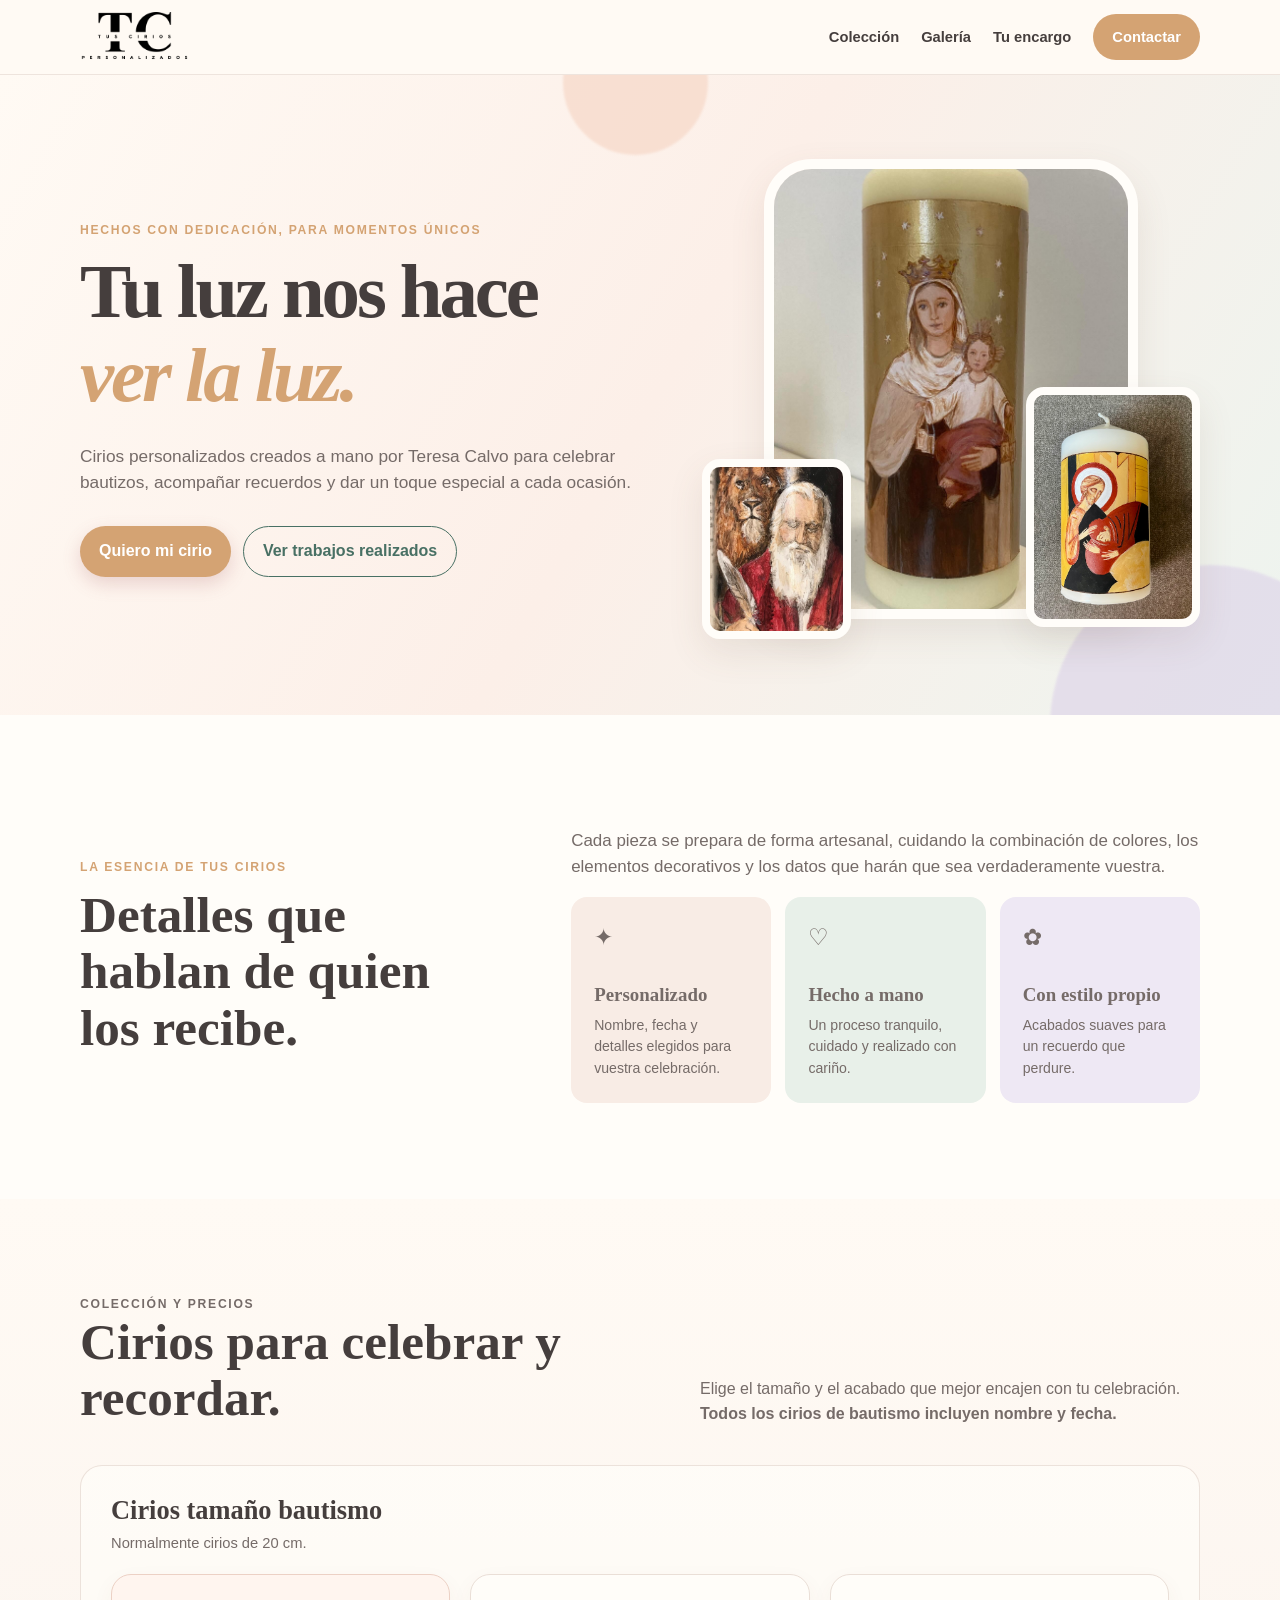
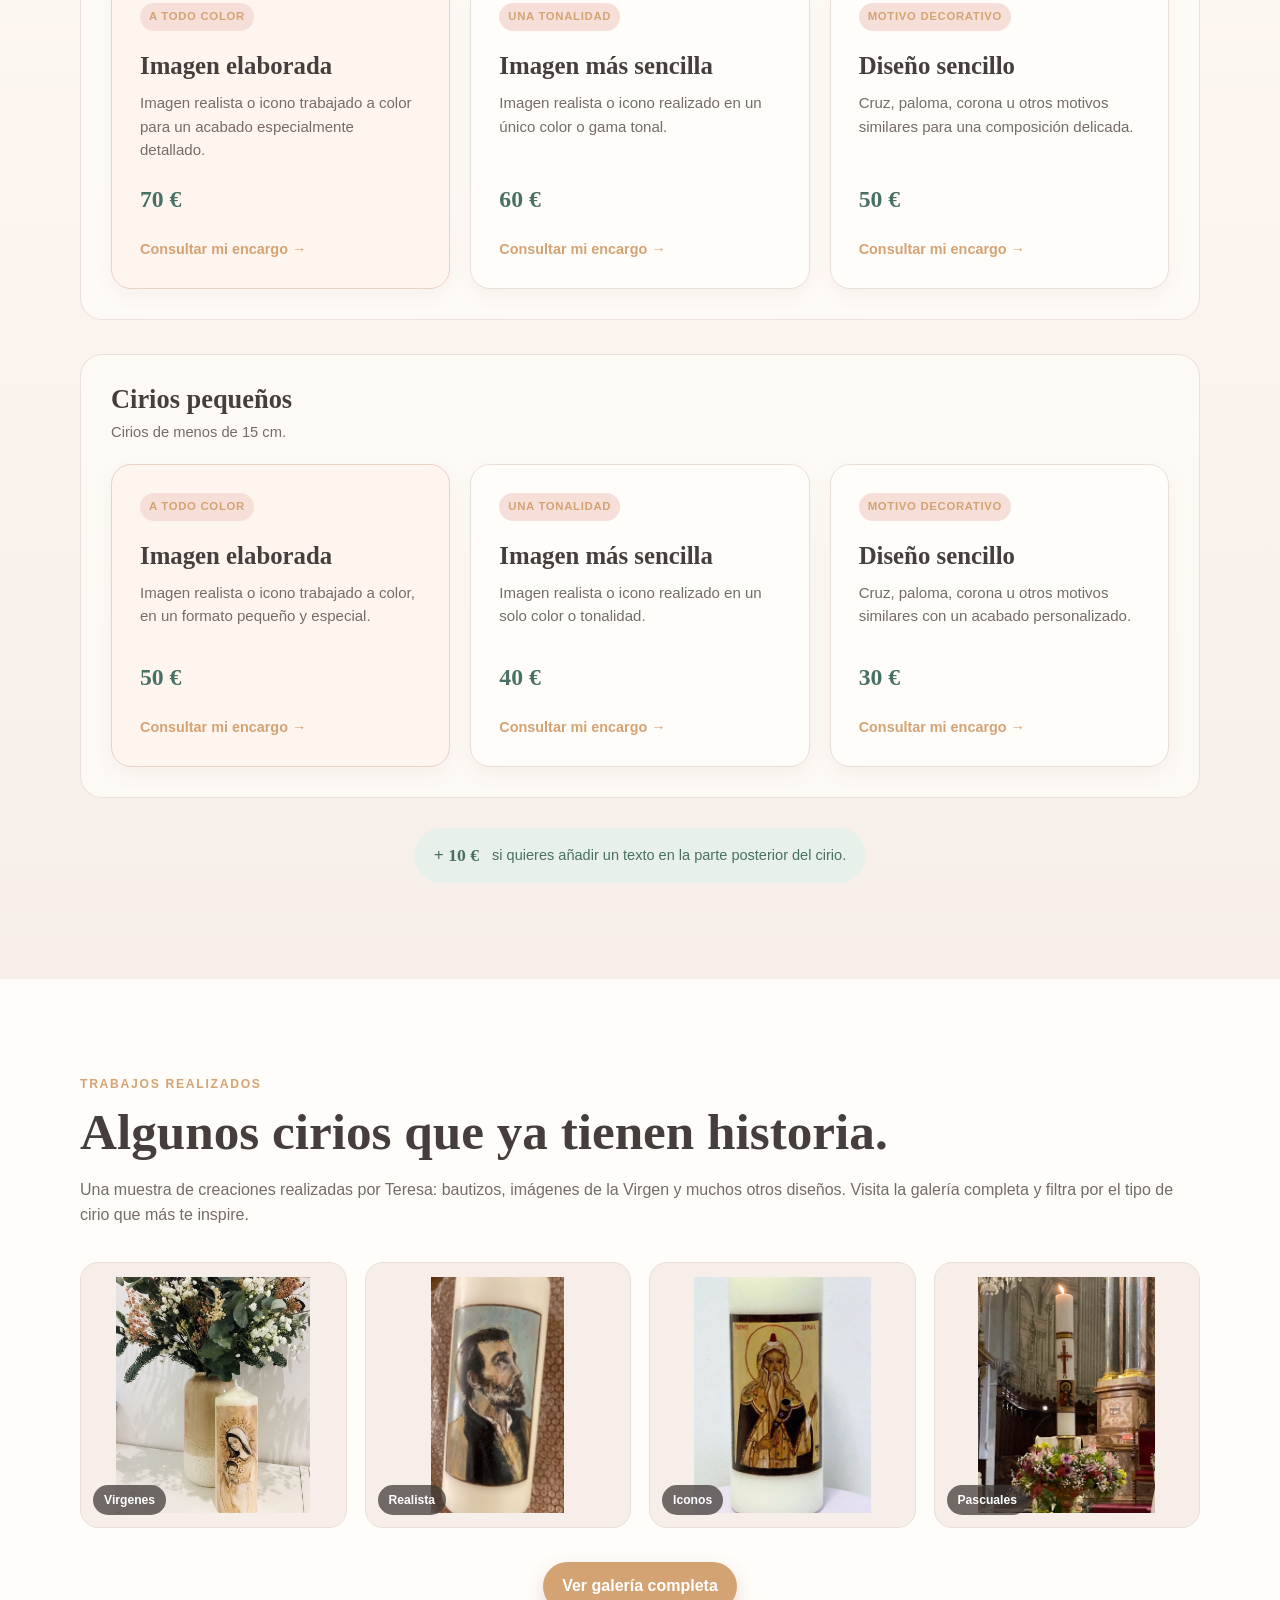
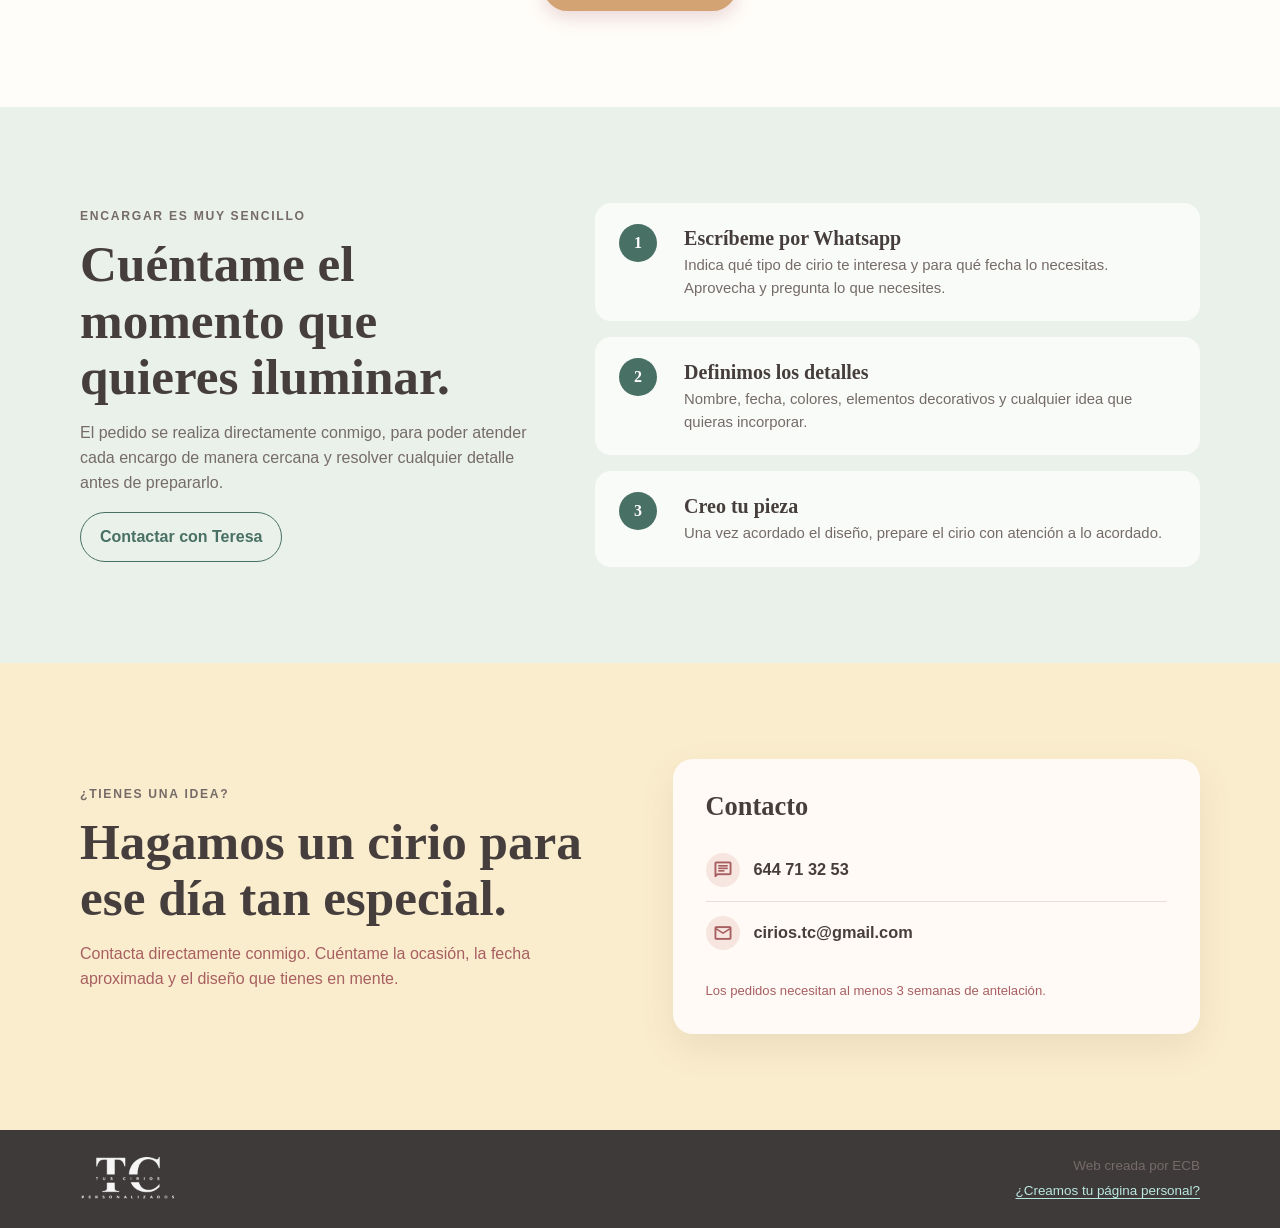
<file: index.html>
<!doctype html>
<html lang="es">
<head>
  <meta charset="utf-8">
  <meta name="viewport" content="width=device-width, initial-scale=1">
  <meta name="description" content="Tus Cirios, cirios personalizados y hechos a mano por Teresa Calvo para bautizos, recuerdos y ocasiones especiales.">
  <title>Tus Cirios | Cirios personalizados</title>

  <!-- Vista previa al compartir el enlace (WhatsApp, Facebook, etc.) -->
<meta property="og:type" content="website">
<meta property="og:url" content="https://ciriostc.github.io/Web-Cirios/">
<meta property="og:title" content="Tus Cirios | Cirios personalizados">
<meta property="og:description" content="Cirios personalizados y hechos a mano por Teresa Calvo para bautizos, recuerdos y ocasiones especiales.">
<meta property="og:image" content="https://ciriostc.github.io/Web-Cirios/images/compartir.jpeg">
<meta property="og:image:width" content="1200">
<meta property="og:image:height" content="630">
<meta name="twitter:card" content="summary_large_image">
<meta name="twitter:title" content="Tus Cirios | Cirios personalizados">
<meta name="twitter:description" content="Cirios personalizados y hechos a mano por Teresa Calvo para bautizos, recuerdos y ocasiones especiales.">
<meta name="twitter:image" content="https://ciriostc.github.io/Web-Cirios/images/compartir.jpeg">
  
  <link rel="preconnect" href="https://fonts.googleapis.com">
  <link rel="preconnect" href="https://fonts.gstatic.com" crossorigin>
  <link
  href="https://fonts.googleapis.com/css2?family=Material+Symbols+Rounded:opsz,wght,FILL,GRAD@20..48,400,0,0"
  rel="stylesheet"
>
  <link rel="stylesheet" href="styles.css">
</head>
<body>
  <header>
    <nav class="nav wrap" aria-label="Navegación principal">
      <a class="brand" href="#inicio" aria-label="Ir al inicio de Tus Cirios">
  <img
    class="brand-logo"
    src="images/logo negro.png"
    alt="Tus Cirios"
  >
</a>
      <div class="nav-links">
        <a href="#coleccion">Colección</a>
        <a href="galeria.html">Galería</a>
        <a href="#encargo">Tu encargo</a>
        <a class="nav-cta" href="#contacto">Contactar</a>
      </div>
    </nav>
  </header>

  <main>
    <section class="hero" id="inicio">
      <div class="wrap hero-grid">
        <div>
          <p class="eyebrow">Hechos con dedicación, para momentos únicos</p>
          <h1>Tu luz nos hace <em>ver la luz.</em></h1>
          <p class="hero-text">Cirios personalizados creados a mano por Teresa Calvo para celebrar bautizos, acompañar recuerdos y dar un toque especial a cada ocasión.</p>
          <div class="hero-actions">
            <a class="button" href="#contacto">Quiero mi cirio</a>
            <a class="button secondary" href="galeria.html">Ver trabajos realizados</a>
          </div>
          <!--  <div class="hero-note"><span></span><span>Diseños delicados, personalizados y preparados por encargo.</span></div>
        </div> -->
          </div>
        
        <div class="hero-photo" aria-label="Ejemplos de cirios personalizados">
          <img class="main-photo" src="images/virgen%20carmen.jpg" alt="virgen carmen">
          <img class="small-photo" src="images/otras%20Leon.jpg" alt="Cirio elaborado">
          <img class="small-photo2" src="images/otras%20san%20juan.jpg" alt="Cirio elaborado">
        </div>
      </div>
    </section>

    <section class="intro section" aria-labelledby="artesania-title">
      <div class="wrap intro-grid">
        <div>
          <p class="eyebrow">La esencia de Tus Cirios</p>
          <h2 id="artesania-title">Detalles que hablan de quien los recibe.</h2>
        </div>
        <div class="intro-copy">
          <p>Cada pieza se prepara de forma artesanal, cuidando la combinación de colores, los elementos decorativos y los datos que harán que sea verdaderamente vuestra.</p>
          <div class="values">
            <article class="value"><div class="value-icon">✦</div><b>Personalizado</b><p>Nombre, fecha y detalles elegidos para vuestra celebración.</p></article>
            <article class="value"><div class="value-icon">♡</div><b>Hecho a mano</b><p>Un proceso tranquilo, cuidado y realizado con cariño.</p></article>
            <article class="value"><div class="value-icon">✿</div><b>Con estilo propio</b><p>Acabados suaves para un recuerdo que perdure.</p></article>
          </div>
        </div>
      </div>
    </section>

    <section class="catalogue section" id="coleccion" aria-labelledby="coleccion-title">
  <div class="wrap">
    <div class="section-head">
      <div>
        <p class="eyebrow">Colección y precios</p>
        <h2 id="coleccion-title">Cirios para celebrar y recordar.</h2>
      </div>
      <p>
        Elige el tamaño y el acabado que mejor encajen con tu celebración.
        <strong>Todos los cirios de bautismo incluyen nombre y fecha.</strong>
      </p>
    </div>

    <div class="catalogue-groups">
      <section class="catalogue-group" aria-labelledby="bautismo-title">
        <div class="group-head">
          <div>
            <h3 id="bautismo-title">Cirios tamaño bautismo</h3>
            <p>Normalmente cirios de 20 cm.</p>
          </div>
        </div>

        <div class="product-grid">
          <article class="product top">
            <span class="tag">A todo color</span>
            <h4>Imagen elaborada</h4>
            <p>
              Imagen realista o icono trabajado a color para un acabado
              especialmente detallado.
            </p>
            <div class="price">70 €</div>
            <a href="#contacto">Consultar mi encargo →</a>
          </article>

          <article class="product">
            <span class="tag">Una tonalidad</span>
            <h4>Imagen más sencilla</h4>
            <p>
              Imagen realista o icono realizado en un único color o gama tonal.
            </p>
            <div class="price">60 €</div>
            <a href="#contacto">Consultar mi encargo →</a>
          </article>

          <article class="product">
            <span class="tag">Motivo decorativo</span>
            <h4>Diseño sencillo</h4>
            <p>
              Cruz, paloma, corona u otros motivos similares para una
              composición delicada.
            </p>
            <div class="price">50 €</div>
            <a href="#contacto">Consultar mi encargo →</a>
          </article>
        </div>
      </section>

      <section class="catalogue-group" aria-labelledby="pequenos-title">
        <div class="group-head">
          <div>
            <h3 id="pequenos-title">Cirios pequeños</h3>
            <p>Cirios de menos de 15 cm.</p>
          </div>
        </div>

        <div class="product-grid">
          <article class="product top">
            <span class="tag">A todo color</span>
            <h4>Imagen elaborada</h4>
            <p>
              Imagen realista o icono trabajado a color, en un formato pequeño
              y especial.
            </p>
            <div class="price">50 €</div>
            <a href="#contacto">Consultar mi encargo →</a>
          </article>

          <article class="product">
            <span class="tag">Una tonalidad</span>
            <h4>Imagen más sencilla</h4>
            <p>
              Imagen realista o icono realizado en un solo color o tonalidad.
            </p>
            <div class="price">40 €</div>
            <a href="#contacto">Consultar mi encargo →</a>
          </article>

          <article class="product">
            <span class="tag">Motivo decorativo</span>
            <h4>Diseño sencillo</h4>
            <p>
              Cruz, paloma, corona u otros motivos similares con un acabado
              personalizado.
            </p>
            <div class="price">30 €</div>
            <a href="#contacto">Consultar mi encargo →</a>
          </article>
        </div>
      </section>
    </div>

    <p class="extra-note">
      <b>+ 10 €</b> si quieres añadir un texto en la parte posterior del cirio.
    </p>
  </div>
</section>

    <section class="gallery-teaser section" id="galeria" aria-labelledby="galeria-title">
  <div class="wrap">
    <p class="eyebrow">Trabajos realizados</p>
    <h2 id="galeria-title">Algunos cirios que ya tienen historia.</h2>
    <p class="gallery-teaser-text">
      Una muestra de creaciones realizadas por Teresa: bautizos, imágenes de la
      Virgen y muchos otros diseños. Visita la galería completa y filtra por
      el tipo de cirio que más te inspire.
    </p>

    <div class="gallery-grid gallery-teaser-examples">
      <figure class="gallery-item">
        <img src="images/virgen%206.jpg" alt="Cirio personalizado virgen">
        <figcaption class="label">Virgenes</figcaption>
      </figure>

      <figure class="gallery-item">
        <img src="images/realista19.jpg" alt="Cirio personalizado de diseño realista">
        <figcaption class="label">Realista</figcaption>
      </figure>

      <figure class="gallery-item">
        <img src="images/icono10.jpg" alt="Cirio personalizado con icono">
        <figcaption class="label">Iconos</figcaption>
      </figure>

      <figure class="gallery-item">
        <img src="images/pascual%2010.jpg" alt="cirios pascuales">
        <figcaption class="label">Pascuales</figcaption>
      </figure>
    </div>

    <div class="gallery-teaser-cta">
      <a class="button" href="galeria.html">Ver galería completa</a>
    </div>
  </div>
</section>

    <section class="steps section" id="encargo" aria-labelledby="encargo-title">
      <div class="wrap steps-grid">
        <div class="steps-copy">
          <p class="eyebrow">Encargar es muy sencillo</p>
          <h2 id="encargo-title">Cuéntame el momento que quieres iluminar.</h2>
          <p>El pedido se realiza directamente conmigo, para poder atender cada encargo de manera cercana y resolver cualquier detalle antes de prepararlo.</p>
          <a class="button secondary" href="#contacto">Contactar con Teresa</a>
        </div>
        <div class="step-list">
          <article class="step"><div class="step-num">1</div><div><h3>Escríbeme por Whatsapp</h3><p>Indica qué tipo de cirio te interesa y para qué fecha lo necesitas. Aprovecha y pregunta lo que necesites.</p></div></article>
          <article class="step"><div class="step-num">2</div><div><h3>Definimos los detalles</h3><p>Nombre, fecha, colores, elementos decorativos y cualquier idea que quieras incorporar.</p></div></article>
          <article class="step"><div class="step-num">3</div><div><h3>Creo tu pieza</h3><p>Una vez acordado el diseño, prepare el cirio con atención a lo acordado.</p></div></article>
        </div>
      </div>
    </section>

    <section class="contact" id="contacto" aria-labelledby="contacto-title">
      <div class="wrap contact-grid">
        <div>
          <p class="eyebrow">¿Tienes una idea?</p>
          <h2 id="contacto-title">Hagamos un cirio para ese día tan especial.</h2>
          <p>Contacta directamente conmigo. Cuéntame la ocasión, la fecha aproximada y el diseño que tienes en mente.</p>
        </div>
        <div class="contact-card">
          <h3>Contacto</h3>
          <a class="contact-link" href="https://wa.me/34644713253" target="_blank">
  <span class="material-symbols-rounded" aria-hidden="true">chat</span>
  <span>644 71 32 53</span>
</a>

<a class="contact-link" href="mailto:cirios.tc@gmail.com">
  <span class="material-symbols-rounded" aria-hidden="true">mail</span>
  <span>cirios.tc@gmail.com</span>
</a>
          <p class="contact-note">Los pedidos necesitan al menos 3 semanas de antelación.</p>
        </div>
      </div>
    </section>
  </main>

  
<footer>
  <div class="wrap footer-row">
    <a class="footer-brand" href="#inicio" aria-label="Ir al inicio de Tus Cirios">
      <img class="footer-logo" src="images/logo blanco.png" alt="Tus Cirios">
    </a>
    <div class="footer-credit">
      <span>Web creada por ECB</span>
      <a href="https://estebancalvobayarri.github.io/PaginasWeb/personales.html" target="_blank" rel="noopener noreferrer">¿Creamos tu página personal?</a>
    </div>
  </div>
</footer>
  
  <script src="script.js"></script>
</body>
</html>
</file>
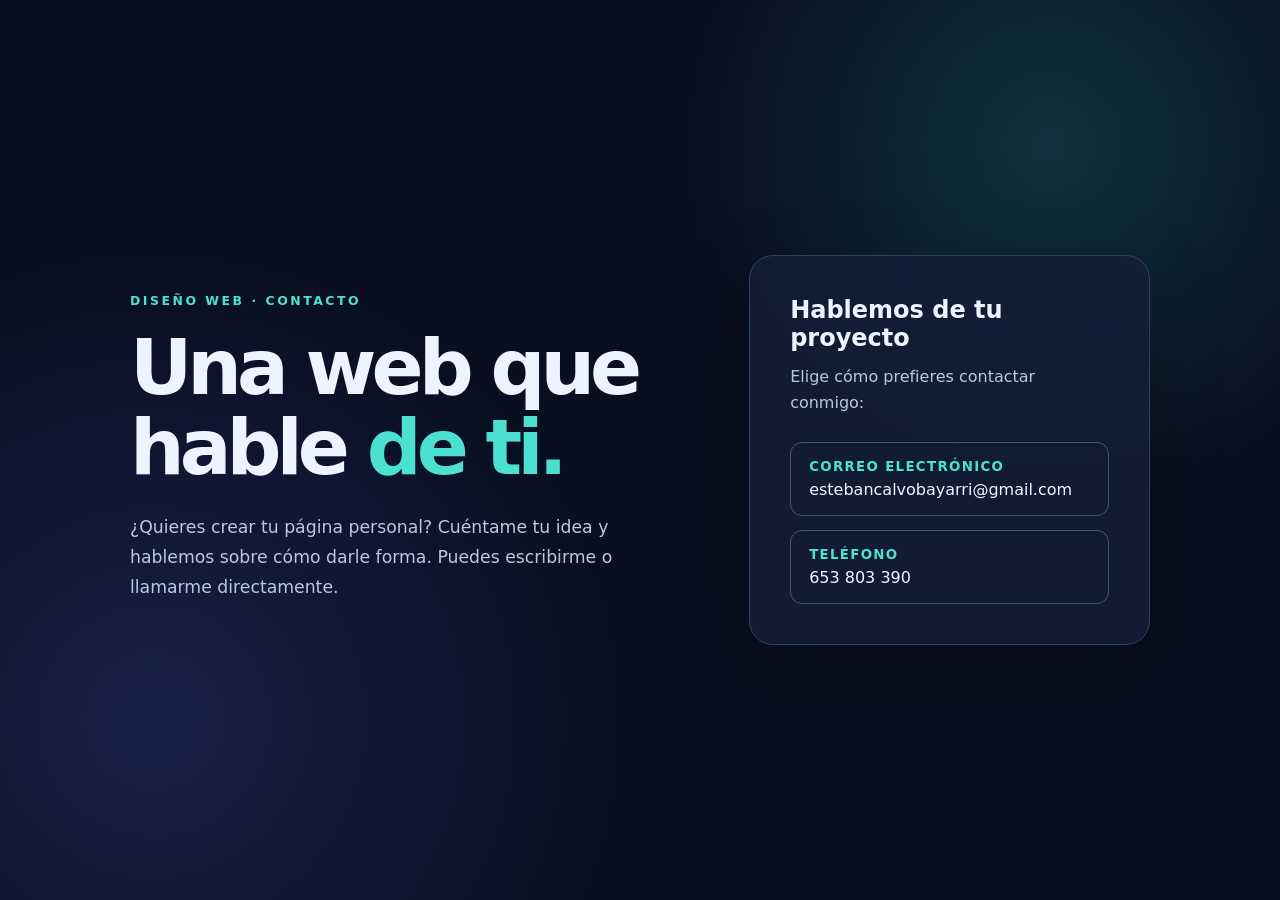
<file: contacto.html>
<!doctype html>
<html lang="es">
<head>
  <meta charset="utf-8">
  <meta name="viewport" content="width=device-width, initial-scale=1">
  <meta name="description" content="Contacta con Esteban Calvo para crear tu página personal.">
  <meta name="color-scheme" content="dark">
  <title>Tu página personal | Contacta con Esteban Calvo</title>
  <style>
    :root { color-scheme: dark; font-family: Inter, ui-sans-serif, system-ui, -apple-system, BlinkMacSystemFont, "Segoe UI", sans-serif; background: #080f20; color: #edf4ff; }
    * { box-sizing: border-box; }
    body { min-height: 100vh; margin: 0; background: radial-gradient(circle at 82% 16%, rgba(51, 215, 202, .17), transparent 28%), radial-gradient(circle at 12% 80%, rgba(91, 107, 255, .18), transparent 35%), #080f20; }
    main { min-height: 100vh; display: grid; place-items: center; padding: clamp(24px, 6vw, 80px); }
    .layout { width: min(100%, 1020px); display: grid; grid-template-columns: 1.15fr .85fr; gap: clamp(28px, 6vw, 80px); align-items: center; }
    .eyebrow { color: #4ce0d1; font-size: .78rem; letter-spacing: .2em; text-transform: uppercase; font-weight: 800; }
    h1 { font-size: clamp(2.8rem, 6vw, 5.5rem); line-height: 1.04; letter-spacing: -.065em; margin: 20px 0 24px; }
    h1 span { color: #4ce0d1; }
    .intro { max-width: 54ch; color: #b9c9df; line-height: 1.75; font-size: 1.08rem; }
    .card { border: 1px solid #30435e; border-radius: 24px; padding: clamp(24px, 4vw, 40px); background: rgba(18, 30, 53, .92); box-shadow: 0 24px 75px rgba(0,0,0,.22); }
    h2 { font-size: 1.5rem; margin: 0 0 12px; }
    .card p { color: #b9c9df; line-height: 1.6; margin: 0 0 26px; }
    .contact-link { display: block; padding: 16px 18px; border: 1px solid #415875; border-radius: 12px; margin-top: 14px; color: #ecf7ff; text-decoration: none; overflow-wrap: anywhere; transition: border-color .2s, background-color .2s, transform .2s; }
    .contact-link small { display: block; color: #4ce0d1; font-weight: 700; text-transform: uppercase; letter-spacing: .1em; margin-bottom: 6px; }
    .contact-link:hover, .contact-link:focus-visible { border-color: #4ce0d1; background: #1a3650; transform: translateY(-2px); }
    a:focus-visible { outline: 3px solid #4ce0d1; outline-offset: 4px; }
    @media (max-width: 720px) { .layout { grid-template-columns: 1fr; } h1 { max-width: 12ch; } }
    @media (prefers-reduced-motion: reduce) { .contact-link { transition: none; } .contact-link:hover, .contact-link:focus-visible { transform: none; } }
  </style>
</head>
<body>
  <main>
    <div class="layout">
      <div>
        <p class="eyebrow">Diseño web · Contacto</p>
        <h1>Una web que hable <span>de ti.</span></h1>
        <p class="intro">¿Quieres crear tu página personal? Cuéntame tu idea y hablemos sobre cómo darle forma. Puedes escribirme o llamarme directamente.</p>
      </div>
      <section class="card" aria-labelledby="contact-title">
        <h2 id="contact-title">Hablemos de tu proyecto</h2>
        <p>Elige cómo prefieres contactar conmigo:</p>
        <a class="contact-link" href="mailto:estebancalvobayarri@gmail.com"><small>Correo electrónico</small>estebancalvobayarri@gmail.com</a>
        <a class="contact-link" href="tel:+34653803390"><small>Teléfono</small>653 803 390</a>
      </section>
    </div>
  </main>
</body>
</html>
</file>
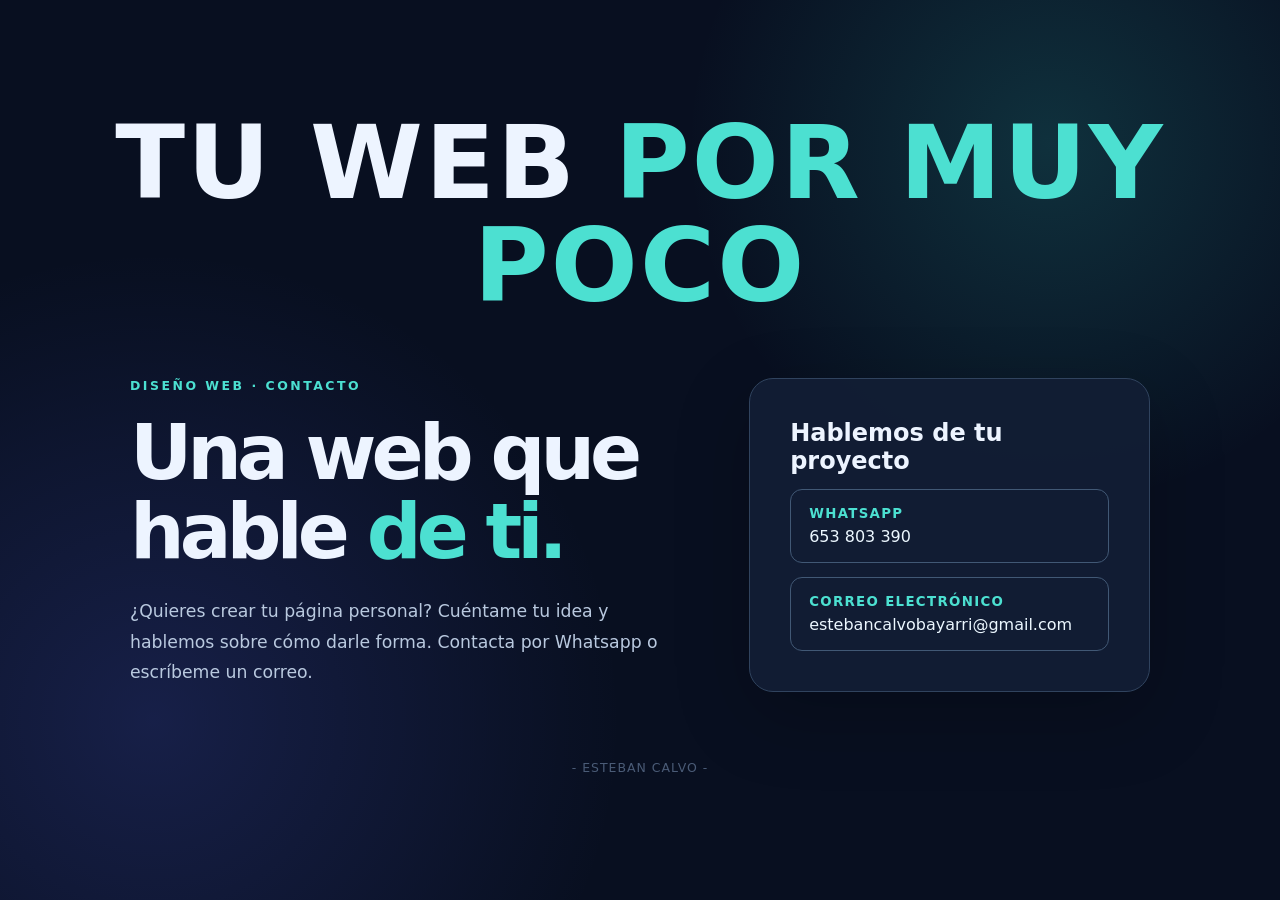
<file: contactoECB.html>
<!doctype html>
<html lang="es">
<head>
  <meta charset="utf-8">
  <meta name="viewport" content="width=device-width, initial-scale=1">
  <meta name="description" content="Contacta con Esteban Calvo para crear tu página personal.">
  <meta name="color-scheme" content="dark">
  <title>Tu página personal | Contacta con Esteban Calvo</title>
  <style>
    :root { color-scheme: dark; font-family: Inter, ui-sans-serif, system-ui, -apple-system, BlinkMacSystemFont, "Segoe UI", sans-serif; background: #080f20; color: #edf4ff; }
    * { box-sizing: border-box; }
    body { min-height: 100vh; margin: 0; background: radial-gradient(circle at 82% 16%, rgba(51, 215, 202, .17), transparent 28%), radial-gradient(circle at 12% 80%, rgba(91, 107, 255, .18), transparent 35%), #080f20; }
    main { min-height: 100vh; display: grid; place-items: center; padding: clamp(24px, 6vw, 80px); }
    .top-banner { text-align: center; margin-bottom: clamp(28px, 5vw, 48px); }
    .top-banner h1 { font-size: clamp(3.2rem, 8vw, 6.5rem); line-height: 1; letter-spacing: .02em; margin: 0; font-weight: 900; color: #edf4ff; }
    .top-banner h1 span { color: #4ce0d1; }
    .layout { width: min(100%, 1020px); display: grid; grid-template-columns: 1.15fr .85fr; gap: clamp(28px, 6vw, 80px); align-items: center; }
    .eyebrow { color: #4ce0d1; font-size: .78rem; letter-spacing: .2em; text-transform: uppercase; font-weight: 800; }
    h2.hero { font-size: clamp(2.8rem, 6vw, 5.5rem); line-height: 1.04; letter-spacing: -.065em; margin: 20px 0 24px; }
    h2.hero span { color: #4ce0d1; }
    .intro { max-width: 54ch; color: #b9c9df; line-height: 1.75; font-size: 1.08rem; }
    .card { border: 1px solid #30435e; border-radius: 24px; padding: clamp(24px, 4vw, 40px); background: rgba(18, 30, 53, .92); box-shadow: 0 24px 75px rgba(0,0,0,.22); }
    h2.card-title { font-size: 1.5rem; margin: 0 0 12px; }
    .card p { color: #b9c9df; line-height: 1.6; margin: 0 0 26px; }
    .contact-link { display: block; padding: 16px 18px; border: 1px solid #415875; border-radius: 12px; margin-top: 14px; color: #ecf7ff; text-decoration: none; overflow-wrap: anywhere; transition: border-color .2s, background-color .2s, transform .2s; }
    .contact-link small { display: block; color: #4ce0d1; font-weight: 700; text-transform: uppercase; letter-spacing: .1em; margin-bottom: 6px; }
    .contact-link:hover, .contact-link:focus-visible { border-color: #4ce0d1; background: #1a3650; transform: translateY(-2px); }
    a:focus-visible { outline: 3px solid #4ce0d1; outline-offset: 4px; }
    .wrap { width: 100%; display: flex; flex-direction: column; align-items: center; }
    .site-footer { margin-top: clamp(32px, 6vw, 56px); color: #4a5b76; font-size: .78rem; letter-spacing: .08em; text-align: center; }
    @media (max-width: 720px) { .layout { grid-template-columns: 1fr; } h2.hero { max-width: 12ch; } }
    @media (prefers-reduced-motion: reduce) { .contact-link { transition: none; } .contact-link:hover, .contact-link:focus-visible { transform: none; } }
  </style>
</head>
<body>
  <main>
    <div class="wrap">
      <div class="top-banner">
        <h1>TU WEB <span>POR MUY POCO</span></h1>
      </div>
      <div class="layout">
        <div>
          <p class="eyebrow">Diseño web · Contacto</p>
          <h2 class="hero">Una web que hable <span>de ti.</span></h2>
          <p class="intro">¿Quieres crear tu página personal? Cuéntame tu idea y hablemos sobre cómo darle forma. Contacta por Whatsapp o escríbeme un correo.</p>
        </div>
        <section class="card" aria-labelledby="contact-title">
          <h2 class="card-title" id="contact-title">Hablemos de tu proyecto</h2>
          <!-- <p>Elige cómo prefieres contactar conmigo:</p> -->
          <a class="contact-link" href="https://wa.me/34653803390" target="_blank"><small>Whatsapp</small>653 803 390</a>
          <a class="contact-link" href="mailto:estebancalvobayarri@gmail.com"><small>Correo electrónico</small>estebancalvobayarri@gmail.com</a>
        </section>
      </div>
      <p class="site-footer">- ESTEBAN CALVO -</p>
    </div>
  </main>
</body>
</html>
</file>
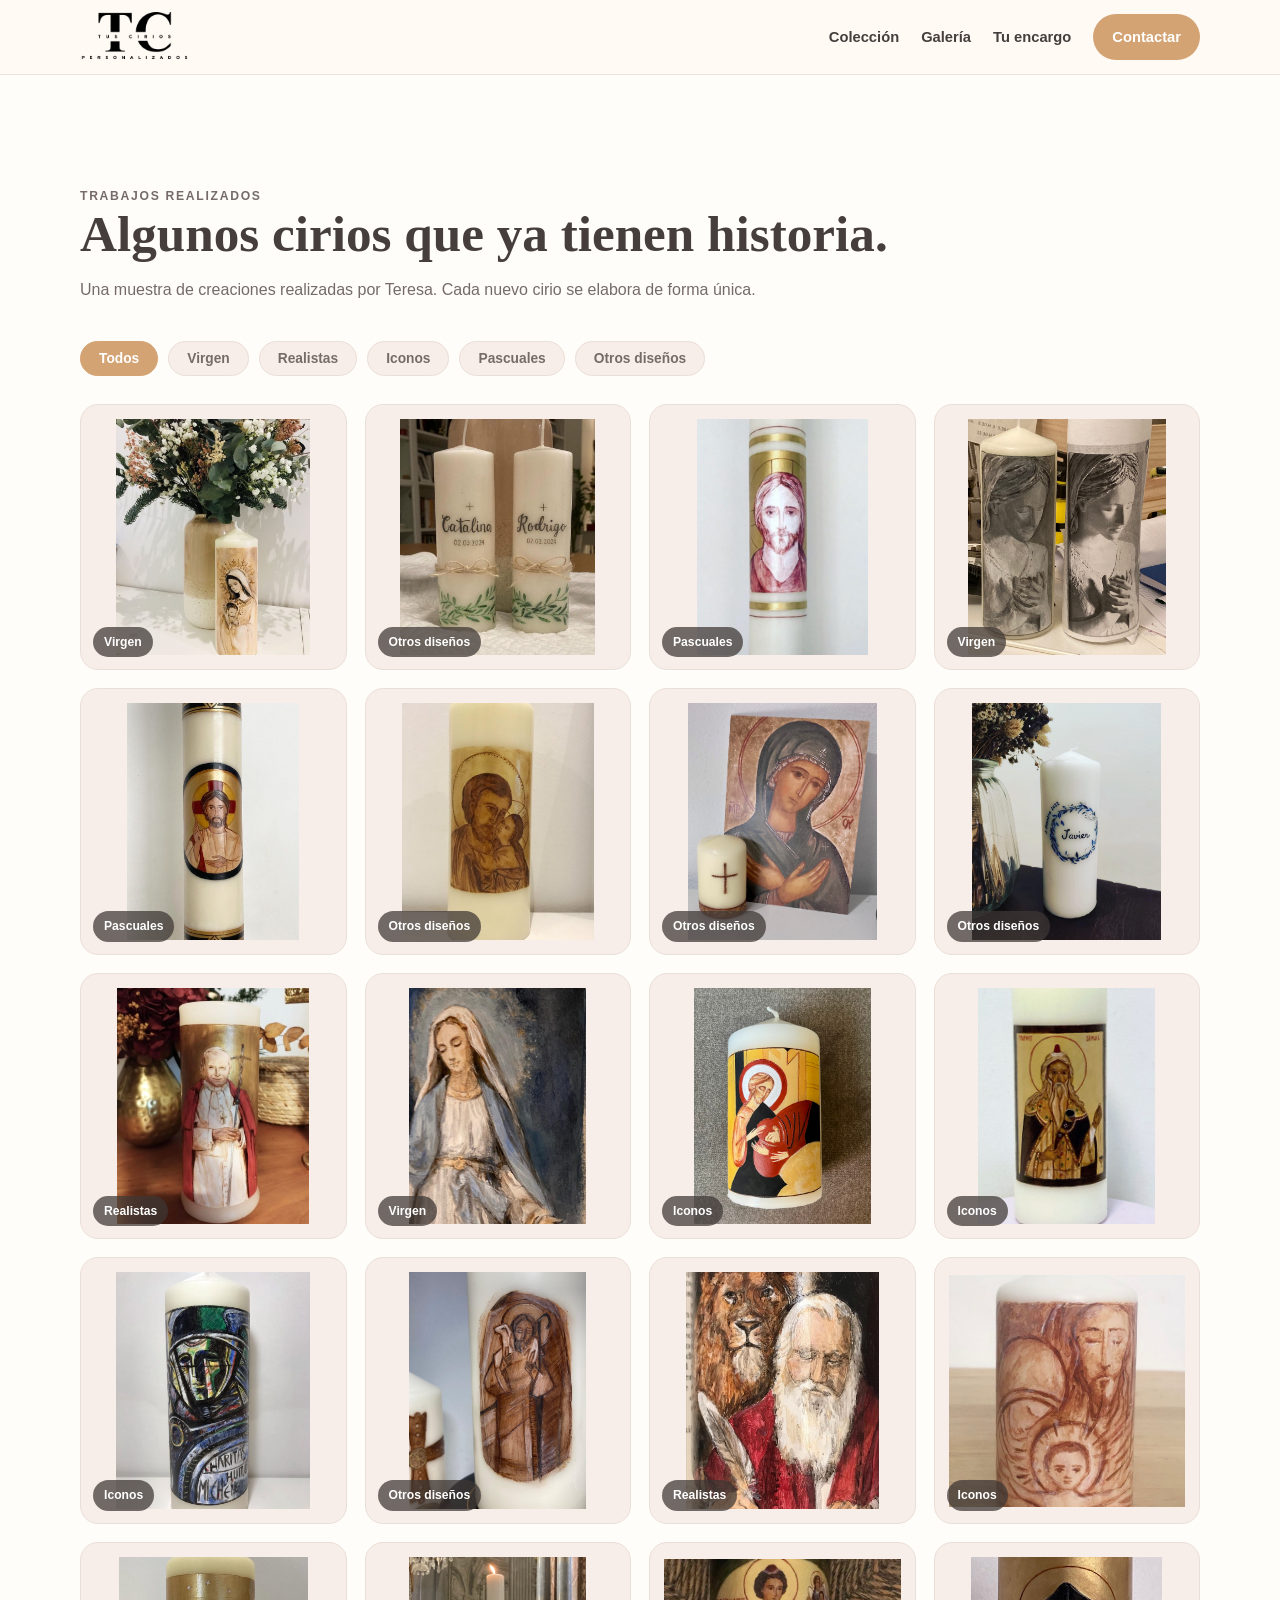
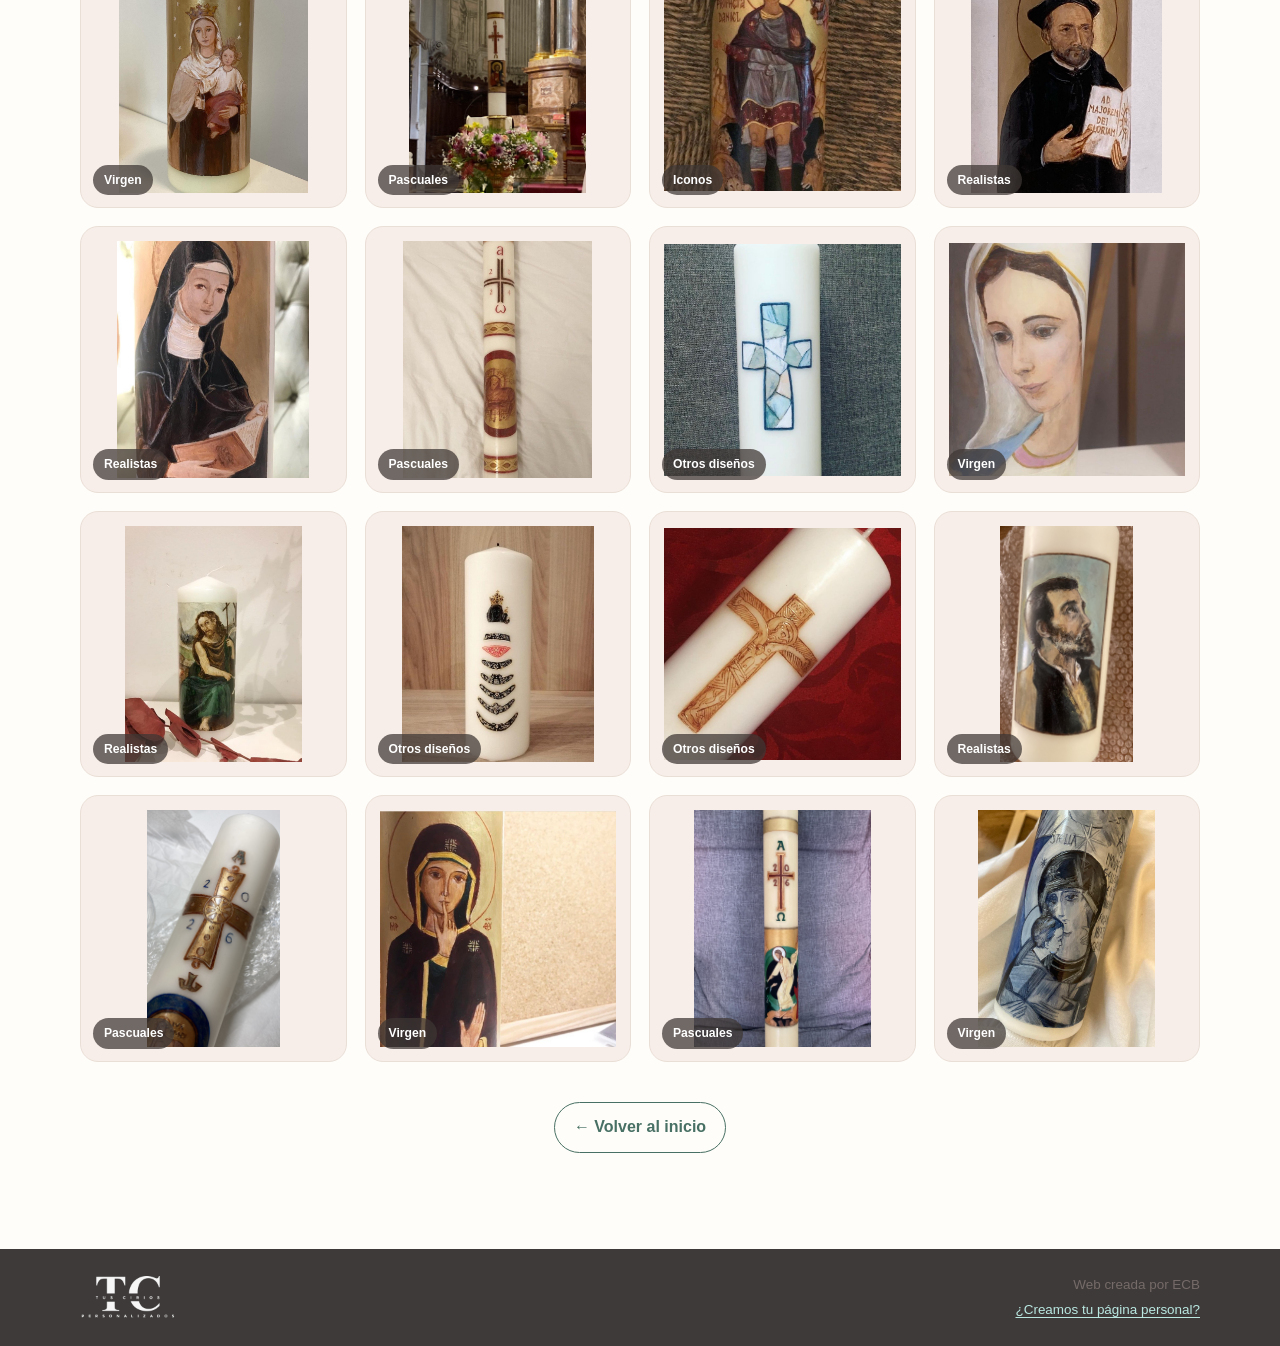
<file: galeria.html>
<!doctype html>
<html lang="es">
<head>
  <meta charset="utf-8">
  <meta name="viewport" content="width=device-width, initial-scale=1">
  <meta name="description" content="Galería de cirios personalizados hechos a mano por Teresa Calvo. Filtra por bautizo, Virgen y otros diseños.">
  <title>Galería | Tus Cirios</title>

<!-- Vista previa al compartir el enlace (WhatsApp, Facebook, etc.) -->
<meta property="og:type" content="website">
<meta property="og:url" content="https://ciriostc.github.io/Web-Cirios/">
<meta property="og:title" content="Tus Cirios | Cirios personalizados">
<meta property="og:description" content="Cirios personalizados y hechos a mano por Teresa Calvo para bautizos, recuerdos y ocasiones especiales.">
<meta property="og:image" content="https://ciriostc.github.io/Web-Cirios/images/compartir.jpeg">
<meta property="og:image:width" content="1200">
<meta property="og:image:height" content="630">
<meta name="twitter:card" content="summary_large_image">
<meta name="twitter:title" content="Tus Cirios | Cirios personalizados">
<meta name="twitter:description" content="Cirios personalizados y hechos a mano por Teresa Calvo para bautizos, recuerdos y ocasiones especiales.">
<meta name="twitter:image" content="https://ciriostc.github.io/Web-Cirios/images/compartir.jpeg">
  
  <link rel="preconnect" href="https://fonts.googleapis.com">
  <link rel="preconnect" href="https://fonts.gstatic.com" crossorigin>
  <link
  href="https://fonts.googleapis.com/css2?family=Material+Symbols+Rounded:opsz,wght,FILL,GRAD@20..48,400,0,0"
  rel="stylesheet"
>
  <link rel="stylesheet" href="styles.css">
</head>
<body>
  <header>
    <nav class="nav wrap" aria-label="Navegación principal">
      <a class="brand" href="index.html" aria-label="Ir al inicio de Tus Cirios">
        <img
          class="brand-logo"
          src="images/logo negro.png"
          alt="Tus Cirios"
        >
      </a>
      <div class="nav-links">
        <a href="index.html#coleccion">Colección</a>
        <a href="galeria.html">Galería</a>
        <a href="index.html#encargo">Tu encargo</a>
        <a class="nav-cta" href="index.html#contacto">Contactar</a>
      </div>
    </nav>
  </header>

  <main>
    <section class="gallery section" id="galeria" aria-labelledby="galeria-title">
      <div class="wrap">
        <div class="section-head gallery-head">
          <div>
            <p class="eyebrow">Trabajos realizados</p>
            <h2 id="galeria-title">Algunos cirios que ya tienen historia.</h2>
          </div>

          <p>
            Una muestra de creaciones realizadas por Teresa. Cada nuevo cirio
            se elabora de forma única.
          </p>
        </div>

        <div class="gallery-filters" role="group" aria-label="Filtrar galería por categoría">
          <button type="button" class="filter-btn is-active" data-filter="todos">Todos</button>
          <button type="button" class="filter-btn" data-filter="virgen">Virgen</button>
          <button type="button" class="filter-btn" data-filter="realistas">Realistas</button>
          <button type="button" class="filter-btn" data-filter="iconos">Iconos</button>
          <button type="button" class="filter-btn" data-filter="pascuales">Pascuales</button>
          <button type="button" class="filter-btn" data-filter="otros">Otros diseños</button>
        </div>

        <div class="gallery-grid">
          <figure class="gallery-item" data-tags="virgen">
            <img
              src="images/virgen%206.jpg"
              alt="Cirio personalizado virgen6"
            >
            <figcaption class="label">Virgen</figcaption>
          </figure>

          <figure class="gallery-item" data-tags="otros">
            <img
              src="images/otros26.jpg"
              alt="Cirio personalizado otros26"
            >
            <figcaption class="label">Otros diseños</figcaption>
          </figure>

          <figure class="gallery-item" data-tags="pascuales">
            <img
              src="images/pascual%209.jpg"
              alt="Cirio personalizado pascual 9"
            >
            <figcaption class="label">Pascuales</figcaption>
          </figure>

          <figure class="gallery-item" data-tags="virgen">
            <img
              src="images/virgen%20iesu.jpg"
              alt="Icono de la Virgen iesu personalizado"
            >
            <figcaption class="label">Virgen</figcaption>
          </figure>

          <figure class="gallery-item" data-tags="pascuales">
            <img
              src="images/pascual%201.jpg"
              alt="Cirio personalizado, pascuales"
            >
            <figcaption class="label">Pascuales</figcaption>
          </figure>

          <figure class="gallery-item" data-tags="otros">
            <img
              src="images/Otras%203.jpg"
              alt="Cirio personalizado otras 3"
            >
            <figcaption class="label">Otros diseños</figcaption>
          </figure>

          <figure class="gallery-item" data-tags="otros">
            <img
              src="images/virgen%20icono.jpg"
              alt="Otro ejemplo de cirio personalizado virgen icono"
            >
            <figcaption class="label">Otros diseños</figcaption>
          </figure>

          <figure class="gallery-item" data-tags="otros">
            <img
              src="images/bautizo%201.jpg"
              alt="Otro ejemplo de cirio personalizado otro 1"
            >
            <figcaption class="label">Otros diseños</figcaption>
          </figure>

          <figure class="gallery-item" data-tags="realistas">
            <img
              src="images/Otras%204.jpg"
              alt="Otro ejemplo de cirio personalizado otras 4 "
            >
            <figcaption class="label">Realistas</figcaption>
          </figure>

          <figure class="gallery-item" data-tags="virgen realistas">
            <img
              src="images/virgen%20realista.jpg"
              alt="Otro ejemplo de cirio personalizado virgen realista "
            >
            <figcaption class="label">Virgen</figcaption>
          </figure>
          
          <figure class="gallery-item" data-tags="iconos">
            <img
              src="images/icono%20san%20juan.jpg"
              alt="Otro ejemplo de cirio personalizado icono san juan"
            >
            <figcaption class="label">Iconos</figcaption>
          </figure>

          <figure class="gallery-item" data-tags="iconos">
            <img
              src="images/icono10.jpg"
              alt="Otro ejemplo de cirio personalizado icono10"
            >
            <figcaption class="label">Iconos</figcaption>
          </figure>

          <figure class="gallery-item" data-tags="iconos">
            <img
              src="images/icono12.jpg"
              alt="Otro ejemplo de cirio personalizado icono12"
            >
            <figcaption class="label">Iconos</figcaption>
          </figure>

          <figure class="gallery-item" data-tags="otros">
            <img
              src="images/otro28.jpg"
              alt="Otro ejemplo de cirio personalizado otro28"
            >
            <figcaption class="label">Otros diseños</figcaption>
          </figure>

          <figure class="gallery-item" data-tags="realistas">
            <img
              src="images/realista%20Leon.jpg"
              alt="Otro ejemplo de cirio personalizado realista Leon"
            >
            <figcaption class="label">Realistas</figcaption>
          </figure>
          
          <figure class="gallery-item" data-tags="iconos">
            <img
              src="images/Otras%201.jpg"
              alt="Otro ejemplo de cirio personalizado otras 1"
            >
            <figcaption class="label">Iconos</figcaption>
          </figure>
          
          <figure class="gallery-item" data-tags="virgen">
            <img
              src="images/virgen%20carmen.jpg"
              alt="Otro ejemplo de cirio personalizado virgen carmen"
            >
            <figcaption class="label">Virgen</figcaption>
          </figure>
          
          <figure class="gallery-item" data-tags="pascuales">
            <img
              src="images/pascual%2010.jpg"
              alt="Otro ejemplo de cirio personalizado pascual 10"
            >
            <figcaption class="label">Pascuales</figcaption>
          </figure>
          
          <figure class="gallery-item" data-tags="iconos">
            <img
              src="images/icono14.jpg"
              alt="Otro ejemplo de cirio personalizado icono14"
            >
            <figcaption class="label">Iconos</figcaption>
          </figure>

          <figure class="gallery-item" data-tags="realistas">
            <img
              src="images/realista%206.jpg"
              alt="Otro ejemplo de cirio personalizado realista 6"
            >
            <figcaption class="label">Realistas</figcaption>
          </figure>
          
          <figure class="gallery-item" data-tags="realistas">
            <img
              src="images/Otras%205.jpg"
              alt="Otro ejemplo de cirio personalizado otras 5"
            >
            <figcaption class="label">Realistas</figcaption>
          </figure>
          
          <figure class="gallery-item" data-tags="pascuales">
            <img
              src="images/pascual%208.jpg"
              alt="Otro ejemplo de cirio personalizado pascual 8"
            >
            <figcaption class="label">Pascuales</figcaption>
          </figure>
          
          <figure class="gallery-item" data-tags="otros">
            <img
              src="images/otros9.jpg"
              alt="Otro ejemplo de cirio personalizado otros9"
            >
            <figcaption class="label">Otros diseños</figcaption>
          </figure>

          <figure class="gallery-item" data-tags="virgen realistas">
            <img
              src="images/virgen%2013.jpg"
              alt="Otro ejemplo de cirio personalizado virgen 13"
            >
            <figcaption class="label">Virgen</figcaption>
          </figure>
          
          <figure class="gallery-item" data-tags="realistas">
            <img
              src="images/realista11.jpg"
              alt="Otro ejemplo de cirio personalizado realista11"
            >
            <figcaption class="label">Realistas</figcaption>
          </figure>
          
          <figure class="gallery-item" data-tags="otros virgen">
            <img
              src="images/otros20.jpg"
              alt="Otro ejemplo de cirio personalizado otros20"
            >
            <figcaption class="label">Otros diseños</figcaption>
          </figure>

          <figure class="gallery-item" data-tags="otros">
            <img
              src="images/otros21.jpg"
              alt="Otro ejemplo de cirio personalizado otros21"
            >
            <figcaption class="label">Otros diseños</figcaption>
          </figure>

          <figure class="gallery-item" data-tags="realistas">
            <img
              src="images/realista19.jpg"
              alt="Otro ejemplo de cirio personalizado realista19"
            >
            <figcaption class="label">Realistas</figcaption>
          </figure>
          
          <figure class="gallery-item" data-tags="pascuales">
            <img
              src="images/pascual%202.jpg"
              alt="Otro ejemplo de cirio personalizado pascual 2"
            >
            <figcaption class="label">Pascuales</figcaption>
          </figure>

          <figure class="gallery-item" data-tags="virgen iconos">
            <img
              src="images/virgen%2012.jpg"
              alt="Otro ejemplo de cirio personalizado virgen 12"
            >
            <figcaption class="label">Virgen</figcaption>
          </figure>
          
          <figure class="gallery-item" data-tags="pascuales">
            <img
              src="images/pascual%203.jpg"
              alt="Otro ejemplo de cirio personalizado pascual 3"
            >
            <figcaption class="label">Pascuales</figcaption>
          </figure>

          <figure class="gallery-item" data-tags="virgen iconos">
            <img
              src="images/virgen%2016.jpg"
              alt="Otro ejemplo de cirio personalizado virgen 16"
            >
            <figcaption class="label">Virgen</figcaption>
          </figure>
          
        </div>

        <p class="gallery-empty" hidden>No hay cirios en esta categoría todavía.</p>

        <div class="gallery-back">
          <a class="button secondary" href="index.html">← Volver al inicio</a>
        </div>
      </div>
    </section>
  </main>

 <footer>
  <div class="wrap footer-row">
    <a class="footer-brand" href="#inicio" aria-label="Ir al inicio de Tus Cirios">
      <img class="footer-logo" src="images/logo blanco.png" alt="Tus Cirios">
    </a>
    <div class="footer-credit">
      <span>Web creada por ECB</span>
      <a href="https://estebancalvobayarri.github.io/PaginasWeb/personales.html" target="_blank" rel="noopener noreferrer">¿Creamos tu página personal?</a>
    </div>
  </div>
</footer>

  <script src="script.js"></script>
</body>
</html>
</file>
<file: styles.css>
:root {
  --cream: #fffaf4;
  --paper: #fffdf9;
  --rose: #e9b9b7;
  --rose-dark: #a85f62;
  --light-bronze: #d4a373;
  --peach: #f6d6c5;
  --sage: #c9ddd1;
  --sage-dark: #487064;
  --lilac: #ded4e9;
  --ink: #453e3d;
  --muted: #756b68;
  --line: #eadfd7;
  --shadow: 0 14px 36px rgba(113, 78, 68, .11);
}

* { box-sizing: border-box; }
html { scroll-behavior: smooth; }
body {
  margin: 0;
  color: var(--ink);
  background: var(--cream);
  font-family: 'DM Sans', sans-serif;
  line-height: 1.55;
}
a { color: inherit; text-decoration: none; }
img { max-width: 100%; display: block; }
.wrap { width: min(1120px, calc(100% - 40px)); margin: 0 auto; }
.eyebrow { margin: 0 0 10px; color: var(--light-bronze); font-size: .76rem; font-weight: 700; letter-spacing: .14em; text-transform: uppercase; }
h1, h2, h3 { font-family: 'Playfair Display', serif; line-height: 1.1; }
h2 { margin: 0; font-size: clamp(2rem, 4vw, 3.25rem); }
.section { padding: 96px 0; }

header {
  position: sticky;
  z-index: 10;
  top: 0;
  background: rgba(255, 250, 244, .93);
  border-bottom: 1px solid rgba(234, 223, 215, .8);
  backdrop-filter: blur(10px);
}
.nav { min-height: 74px; display: flex; align-items: center; justify-content: space-between; gap: 22px; }
.brand { display: flex; align-items: center; gap: 10px; font-family: 'Playfair Display', serif; font-size: 1.5rem; font-weight: 700; }
.flame { width: 20px; height: 28px; background: var(--rose); border-radius: 70% 30% 65% 35% / 70% 35% 65% 30%; transform: rotate(-18deg); box-shadow: inset -4px -4px 0 rgba(168,95,98,.14); }
.nav-links { display: flex; align-items: center; gap: 22px; font-size: .92rem; font-weight: 600; }
.nav-links a:hover { color: var(--light-bronze); }
.nav-cta, .button { display: inline-flex; align-items: center; justify-content: center; border-radius: 999px; padding: 12px 19px; font-weight: 700; transition: transform .2s, box-shadow .2s, background .2s; }
.nav-cta { color: white; background: var(--light-bronze); }
.button { color: white; background: var(--light-bronze); box-shadow: 0 7px 18px rgba(168,95,98,.23); }
.button:hover, .nav-cta:hover { transform: translateY(-2px); box-shadow: 0 10px 24px rgba(168,95,98,.28); }
.button.secondary { background: transparent; color: var(--sage-dark); border: 1px solid var(--sage-dark); box-shadow: none; }

.hero { overflow: hidden; position: relative; padding: 84px 0 76px; background: linear-gradient(120deg, #fffaf4 0%, #fcefe8 51%, #edf4ef 100%); }
.hero:before, .hero:after { content: ''; position: absolute; border-radius: 50%; filter: blur(1px); opacity: .65; }
.hero:before { width: 320px; height: 320px; right: -90px; bottom: -170px; background: var(--lilac); }
.hero:after { width: 145px; height: 145px; left: 44%; top: -65px; background: var(--peach); }
.hero-grid { position: relative; display: grid; grid-template-columns: minmax(0, 1fr) minmax(380px, 0.9fr); align-items: center; gap: 68px; }
.hero h1 { margin: 0; font-size: clamp(3.1rem, 6vw, 5.4rem); letter-spacing: -.04em; }
.hero h1 em { color: var(--light-bronze); font-weight: 600; }
.hero-text { max-width: 560px; margin: 24px 0 30px; color: var(--muted); font-size: 1.08rem; }
.hero-actions { display: flex; flex-wrap: wrap; gap: 12px; }
.hero-note { display: flex; gap: 12px; align-items: center; margin-top: 32px; color: var(--muted); font-size: .89rem; }
.hero-note span { width: 30px; height: 1px; background: var(--light-bronze); }
.hero-photo { position: relative; min-height: 480px; width: 100%; justify-self: end; }
.hero-photo .main-photo { display: block; width: 75%; height: 460px; margin: 0 auto; object-fit: cover; border: 10px solid var(--paper); border-radius: 48px 48px 24px 24px; box-shadow: var(--shadow); }
.hero-photo .small-photo { position: absolute; bottom: 0px; left: 0; width: 30%; height: 180px; object-fit: cover; border: 8px solid var(--paper); border-radius: 18px; box-shadow: var(--shadow); }
.hero-photo .small-photo2 { position: absolute; bottom: 12px; right: 0; width: 35%; height: 240px; object-fit: cover; border: 8px solid var(--paper); border-radius: 18px; box-shadow: var(--shadow); }
.stamp { position: absolute; top: 14px; left: 3%; width: 126px; height: 126px; display: grid; place-items: center; text-align: center; background: var(--sage); color: var(--sage-dark); border-radius: 50%; font-family: 'Playfair Display', serif; font-size: .9rem; line-height: 1.18; transform: rotate(-10deg); }

.intro { background: var(--paper); }
.intro-grid { display: grid; grid-template-columns: .8fr 1.2fr; gap: 72px; align-items: center; }
.intro-copy { color: var(--muted); font-size: 1.06rem; }
.values { display: grid; grid-template-columns: repeat(3, 1fr); gap: 14px; }
.value { min-height: 165px; padding: 23px; border-radius: 16px; background: #f8ece5; }
.value:nth-child(2) { background: #e8f0e9; }
.value:nth-child(3) { background: #eee8f4; }
.value b { display: block; margin-top: 24px; font-family: 'Playfair Display', serif; font-size: 1.18rem; }
.value p { margin: 5px 0 0; font-size: .88rem; color: var(--muted); }
.value-icon { font-size: 1.45rem; }

.catalogue { background: linear-gradient(180deg, #fffaf4 0%, #f7eee9 100%); }
.section-head { display: flex; align-items: end; justify-content: space-between; gap: 25px; margin-bottom: 38px; }
.section-head p { max-width: 500px; margin: 0; color: var(--muted); }

.gallery-head { display: block; }
.gallery-head p { max-width: none; margin: 16px 0 0; }
.product-grid { display: grid; grid-template-columns: repeat(3, 1fr); gap: 20px; }
.product { display: flex; flex-direction: column; padding: 28px; background: var(--paper); border: 1px solid var(--line); border-radius: 20px; box-shadow: 0 8px 22px rgba(113, 78, 68, .05); }
.product.top { background: #fff5ef; border-color: #ecd1c5; }
.product .tag { align-self: flex-start; margin-bottom: 21px; padding: 5px 9px; border-radius: 999px; color: var(--light-bronze); background: #f6dfd8; font-size: .71rem; font-weight: 700; letter-spacing: .06em; text-transform: uppercase; }
.product h3 { margin: 0; font-size: 1.75rem; }
.product p { min-height: 75px; margin: 12px 0 20px; color: var(--muted); font-size: .94rem; }
.price { margin-top: auto; color: var(--sage-dark); font-family: 'Playfair Display', serif; font-size: 1.48rem; font-weight: 700; }
.product a { margin-top: 20px; color: var(--light-bronze); font-size: .9rem; font-weight: 700; }

.gallery-teaser { background: var(--paper); }
.gallery-teaser h2 { margin-bottom: 18px; }
.gallery-teaser-text { max-width: none; margin: 0 0 34px; color: var(--muted); }
.gallery-teaser-examples { margin-bottom: 34px; }
.gallery-teaser-cta { text-align: center; }

.gallery-back { margin-top: 40px; text-align: center; }

.gallery { background: var(--paper); }

.gallery-filters {
  display: flex;
  flex-wrap: wrap;
  gap: 10px;
  margin-bottom: 28px;
}

.filter-btn {
  padding: 9px 18px;
  color: var(--muted);
  background: #f8eee9;
  border: 1px solid var(--line);
  border-radius: 999px;
  font-family: 'DM Sans', sans-serif;
  font-size: 0.86rem;
  font-weight: 700;
  cursor: pointer;
  transition: background .2s, color .2s, border-color .2s;
}

.filter-btn:hover {
  border-color: var(--light-bronze);
  color: var(--ink);
}

.filter-btn.is-active {
  color: white;
  background: var(--light-bronze);
  border-color: var(--light-bronze);
}

.gallery-item.is-hidden {
  display: none;
}

.gallery-empty {
  margin: 30px 0 0;
  color: var(--muted);
  text-align: center;
}

.gallery-grid {
  display: grid;
  grid-template-columns: repeat(4, 1fr);
  gap: 18px;
}

.gallery-item {
  position: relative;
  display: flex;
  align-items: center;
  justify-content: center;
  aspect-ratio: 1 / 1;
  margin: 0;
  padding: 14px;
  overflow: hidden;
  background: #f8eee9;
  border: 1px solid var(--line);
  border-radius: 18px;
}

.gallery-item img {
  display: block;
  width: 100%;
  height: 100%;
  object-fit: contain;
  transition: transform 0.45s ease;
}

.gallery-item:hover img {
  transform: scale(1.04);
}

.gallery-item .label {
  position: absolute;
  bottom: 12px;
  left: 12px;
  z-index: 1;
  padding: 6px 11px;
  color: white;
  background: rgba(62, 54, 52, 0.72);
  border-radius: 999px;
  font-size: 0.76rem;
  font-weight: 600;
}


.steps { background: #eaf1eb; }
.steps-grid { display: grid; grid-template-columns: .85fr 1.15fr; gap: 68px; align-items: center; }
.steps-copy p { color: var(--muted); }
.step-list { display: grid; gap: 16px; }
.step { display: grid; grid-template-columns: 47px 1fr; gap: 18px; padding: 21px 24px; background: rgba(255,255,255,.72); border-radius: 16px; }
.step-num { width: 38px; height: 38px; display: grid; place-items: center; color: white; background: var(--sage-dark); border-radius: 50%; font-family: 'Playfair Display', serif; font-weight: 700; }
.step h3 { margin: 3px 0 5px; font-size: 1.25rem; }
.step p { margin: 0; color: var(--muted); font-size: .93rem; }

.contact { padding: 96px 0; background: #faedcd; }
.contact-grid { display: grid; grid-template-columns: 1fr 1fr; gap: 65px; align-items: center; }
.contact .eyebrow { color: var(--muted); }
.contact h2 { font-size: clamp(2.3rem, 4vw, 3.5rem); }
.contact p { color: var(--rose-dark); }
.contact-card { padding: 33px; color: var(--ink); background: #fffaf6; border-radius: 20px; box-shadow: var(--shadow); }
.contact-card h3 { margin: 0 0 18px; font-size: 1.65rem; }
.contact-link { display: flex; align-items: center; gap: 14px; padding: 14px 0; border-top: 1px solid var(--line); font-size: 1.02rem; font-weight: 700; }
.contact-link:first-of-type { border-top: 0; }
.material-symbols-rounded { display: grid; place-items: center; flex: 0 0 34px; width: 34px; height: 34px; color: var(--rose-dark); background: #f7e6df; border-radius: 50%; font-size: 20px; font-variation-settings: "FILL" 0, "wght" 500, "GRAD" 0, "opsz" 24;}
.contact-note { margin: 17px 0 0; color: var(--muted); font-size: .82rem; }

footer { padding: 26px 0; color: var(--muted); background: #3e3a3a; font-size: .84rem; }
.footer-row { display: flex; justify-content: space-between; gap: 18px; }
footer strong { color: #fff6ef; font-family: 'Playfair Display', serif; font-size: 1rem; }

@media (max-width: 840px) {
  .nav-links a:not(.nav-cta) { display: none; }
  .hero-grid, .intro-grid, .steps-grid, .contact-grid { grid-template-columns: 1fr; gap: 40px; }
  .hero { padding-top: 56px; }
  .hero-photo { min-height: 405px; max-width: 560px; width: 100%; margin: auto; }
  .product-grid { grid-template-columns: 1fr; }
  .product p { min-height: auto; }
  .values { grid-template-columns: 1fr; }
  .value { min-height: auto; }
  .value b { margin-top: 12px; }
  .gallery-grid {
    grid-template-columns: repeat(2, 1fr);
    gap: 14px;
  }
  .section { padding: 70px 0; }
}
@media (max-width: 490px) {
  .wrap { width: min(100% - 28px, 1120px); }
  .nav { min-height: 65px; }
  .brand { font-size: 1.3rem; }
  .nav-cta { padding: 9px 12px; font-size: .8rem; }
  .hero h1 { font-size: 3rem; }
  .hero-photo { min-height: 335px; }
  .hero-photo .main-photo { height: 320px; }
  .hero-photo .small-photo { height: 150px; }
  .stamp { width: 96px; height: 96px; font-size: .72rem; }
  .section-head { display: block; }
  .section-head p { margin-top: 13px; }
  .gallery-grid {
    grid-template-columns: 1fr;
    gap: 14px;
  }

  .gallery-item {
    aspect-ratio: 4 / 3;
  }
  .contact-card { padding: 24px; }
  .footer-row { display: block; }
  .footer-row p { margin: 8px 0 0; }
}
.catalogue-groups {
  display: grid;
  gap: 34px;
}

.catalogue-group {
  padding: 30px;
  background: rgba(255, 253, 249, 0.65);
  border: 1px solid rgba(234, 223, 215, 0.9);
  border-radius: 22px;
}

.group-head {
  display: flex;
  justify-content: space-between;
  align-items: end;
  gap: 20px;
  margin-bottom: 20px;
}

.group-head h3 {
  margin: 0;
  font-size: 1.65rem;
}

.group-head p {
  margin: 7px 0 0;
  color: var(--muted);
  font-size: 0.92rem;
}

.product-grid {
  display: grid;
  grid-template-columns: repeat(3, 1fr);
  gap: 20px;
}

.product {
  display: flex;
  flex-direction: column;
  min-height: 255px;
  padding: 28px;
  background: var(--paper);
  border: 1px solid var(--line);
  border-radius: 20px;
  box-shadow: 0 8px 22px rgba(113, 78, 68, 0.05);
}

.product.top {
  background: #fff5ef;
  border-color: #ecd1c5;
}

.product .tag {
  align-self: flex-start;
  margin-bottom: 21px;
  padding: 5px 9px;
  border-radius: 999px;
  color: var(--light-bronze);
  background: #f6dfd8;
  font-size: 0.71rem;
  font-weight: 700;
  letter-spacing: 0.06em;
  text-transform: uppercase;
}

.product h4 {
  margin: 0;
  font-family: "Playfair Display", serif;
  font-size: 1.55rem;
  line-height: 1.1;
}

.product p {
  min-height: 58px;
  margin: 12px 0 20px;
  color: var(--muted);
  font-size: 0.94rem;
}

.price {
  margin-top: auto;
  color: var(--sage-dark);
  font-family: "Playfair Display", serif;
  font-size: 1.48rem;
  font-weight: 700;
}

.product a {
  margin-top: 20px;
  color: var(--light-bronze);
  font-size: 0.9rem;
  font-weight: 700;
}

.extra-note {
  display: flex;
  align-items: center;
  gap: 13px;
  width: fit-content;
  max-width: 100%;
  margin: 30px auto 0;
  padding: 14px 20px;
  color: var(--sage-dark);
  background: #e7f0e9;
  border-radius: 999px;
  font-size: 0.91rem;
}

.extra-note b {
  font-family: "Playfair Display", serif;
  font-size: 1.1rem;
}

@media (max-width: 840px) {
  .product-grid {
    grid-template-columns: 1fr;
  }

  .product {
    min-height: auto;
  }

  .product p {
    min-height: auto;
  }
}

@media (max-width: 490px) {
  .catalogue-group {
    padding: 21px;
  }

  .group-head {
    display: block;
  }

  .extra-note {
    display: block;
    border-radius: 15px;
  }

  .extra-note b {
    display: block;
    margin-bottom: 3px;
  }
}
/* Logo de la cabecera */
.brand {
  display: inline-flex;
  align-items: center;
  line-height: 0;
}

.brand-logo {
  display: block;
  width: auto;
  height: 50px;
  max-width: 230px;
  object-fit: contain;
}

/* Oculta la llama anterior, si sigue existiendo en algún punto */
.flame {
  display: none;
}

/* Logo en el footer */
.footer-brand {
  display: inline-flex;
  align-items: center;
  padding: 0;
  background: transparent;
  border-radius: 0;
  line-height: 0;
}

.footer-logo {
  display: block;
  width: auto;
  height: 44px;
  max-width: 205px;
  object-fit: contain;
}

/* Alineación del contenido del pie */
.footer-row {
  display: flex;
  align-items: center;
  justify-content: space-between;
  gap: 24px;
}

.footer-row p {
  max-width: 620px;
  margin: 0;
  text-align: right;
}

/* Móvil */
@media (max-width: 490px) {
  .brand-logo {
    height: 39px;
    max-width: 175px;
  }

  .footer-logo {
    height: 39px;
    max-width: 175px;
  }

  .footer-row p {
    margin-top: 14px;
    text-align: left;
  }
}


/* Dos líneas de crédito junto al logo */
.footer-credit {
  display: flex;
  flex-direction: column;
  gap: 4px;
  text-align: right;
}

.footer-credit a,
.footer-credit a:visited {
  color: #BAE8E1;
  text-decoration: underline;
  text-decoration-color: currentColor; /* o un color concreto, ej: #4ce0d1 */
  text-decoration-thickness: 1px;
  text-underline-offset: 3px; /* separa el subrayado del texto */
}

.footer-credit a:hover,
.footer-credit a:focus-visible {
  text-decoration: underline;
}


@media (max-width: 490px) {
  .footer-credit {
    text-align: right;
  }
}
</file>
